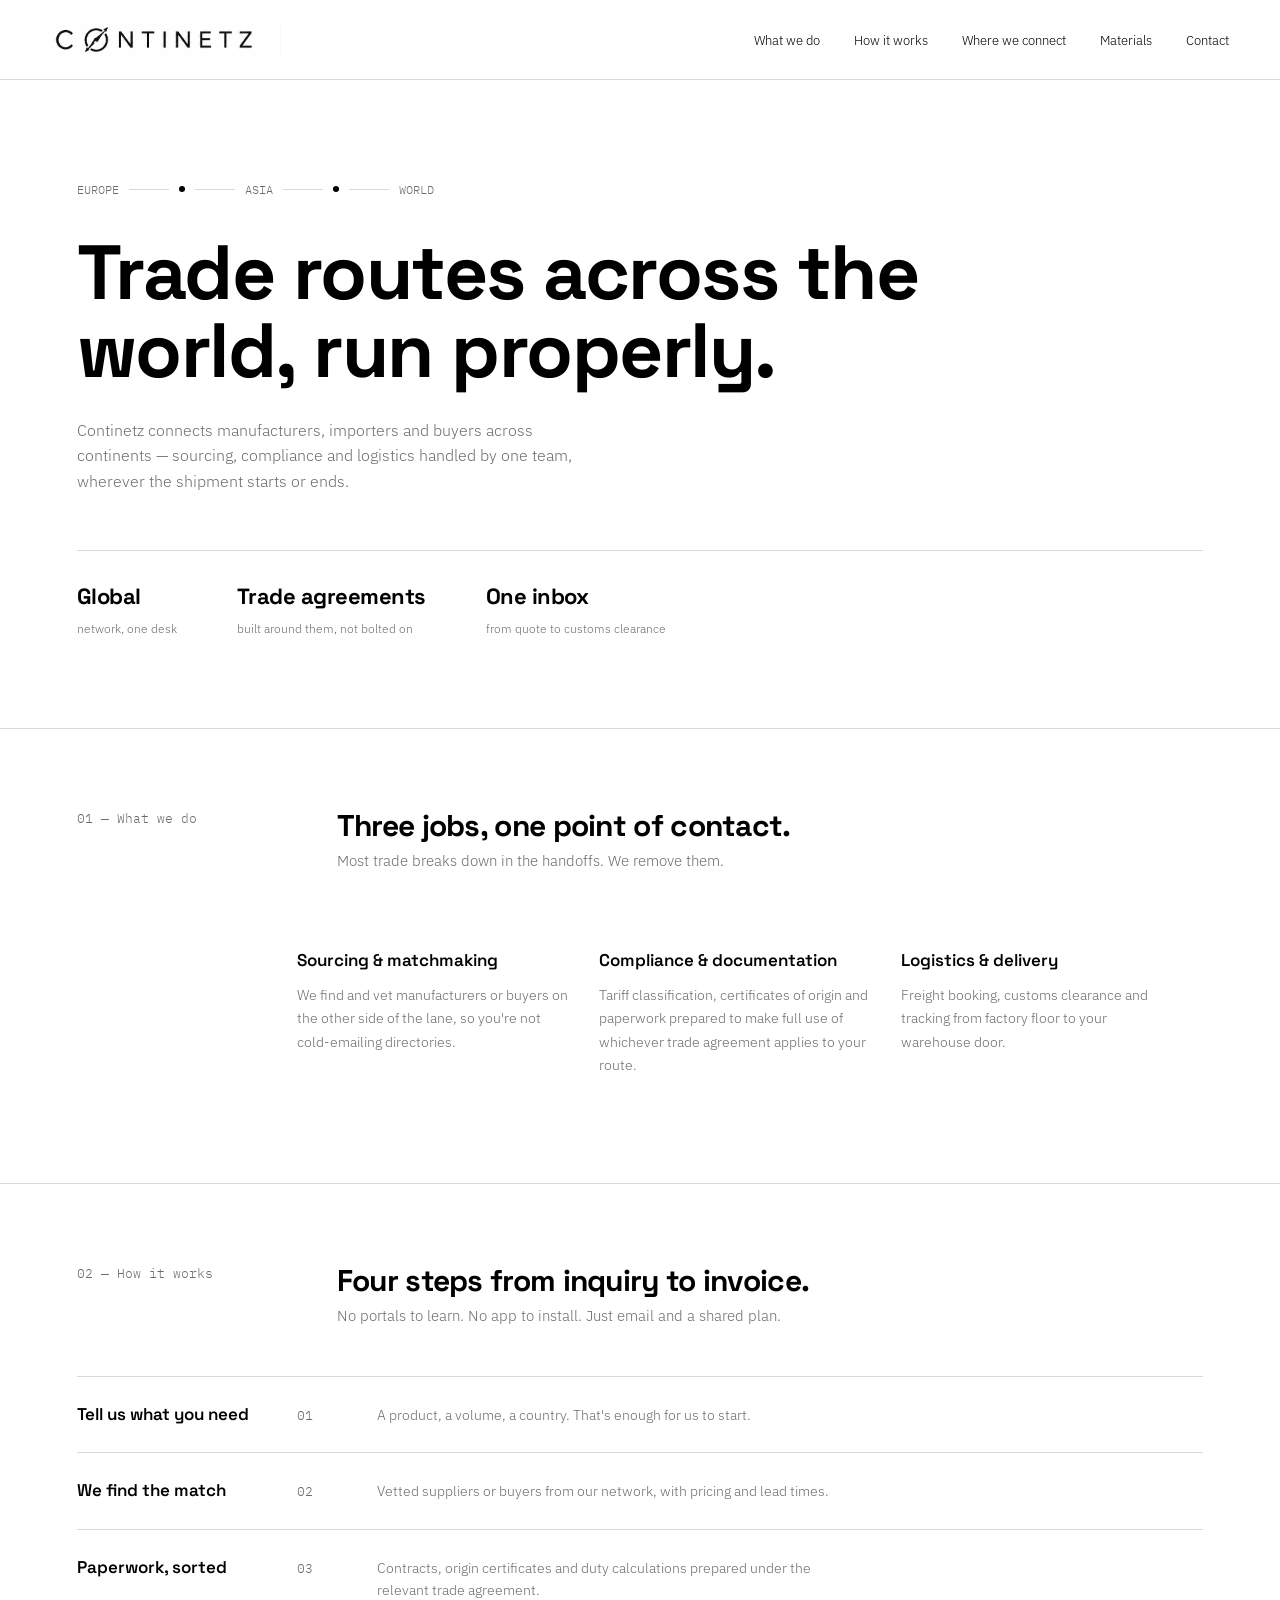
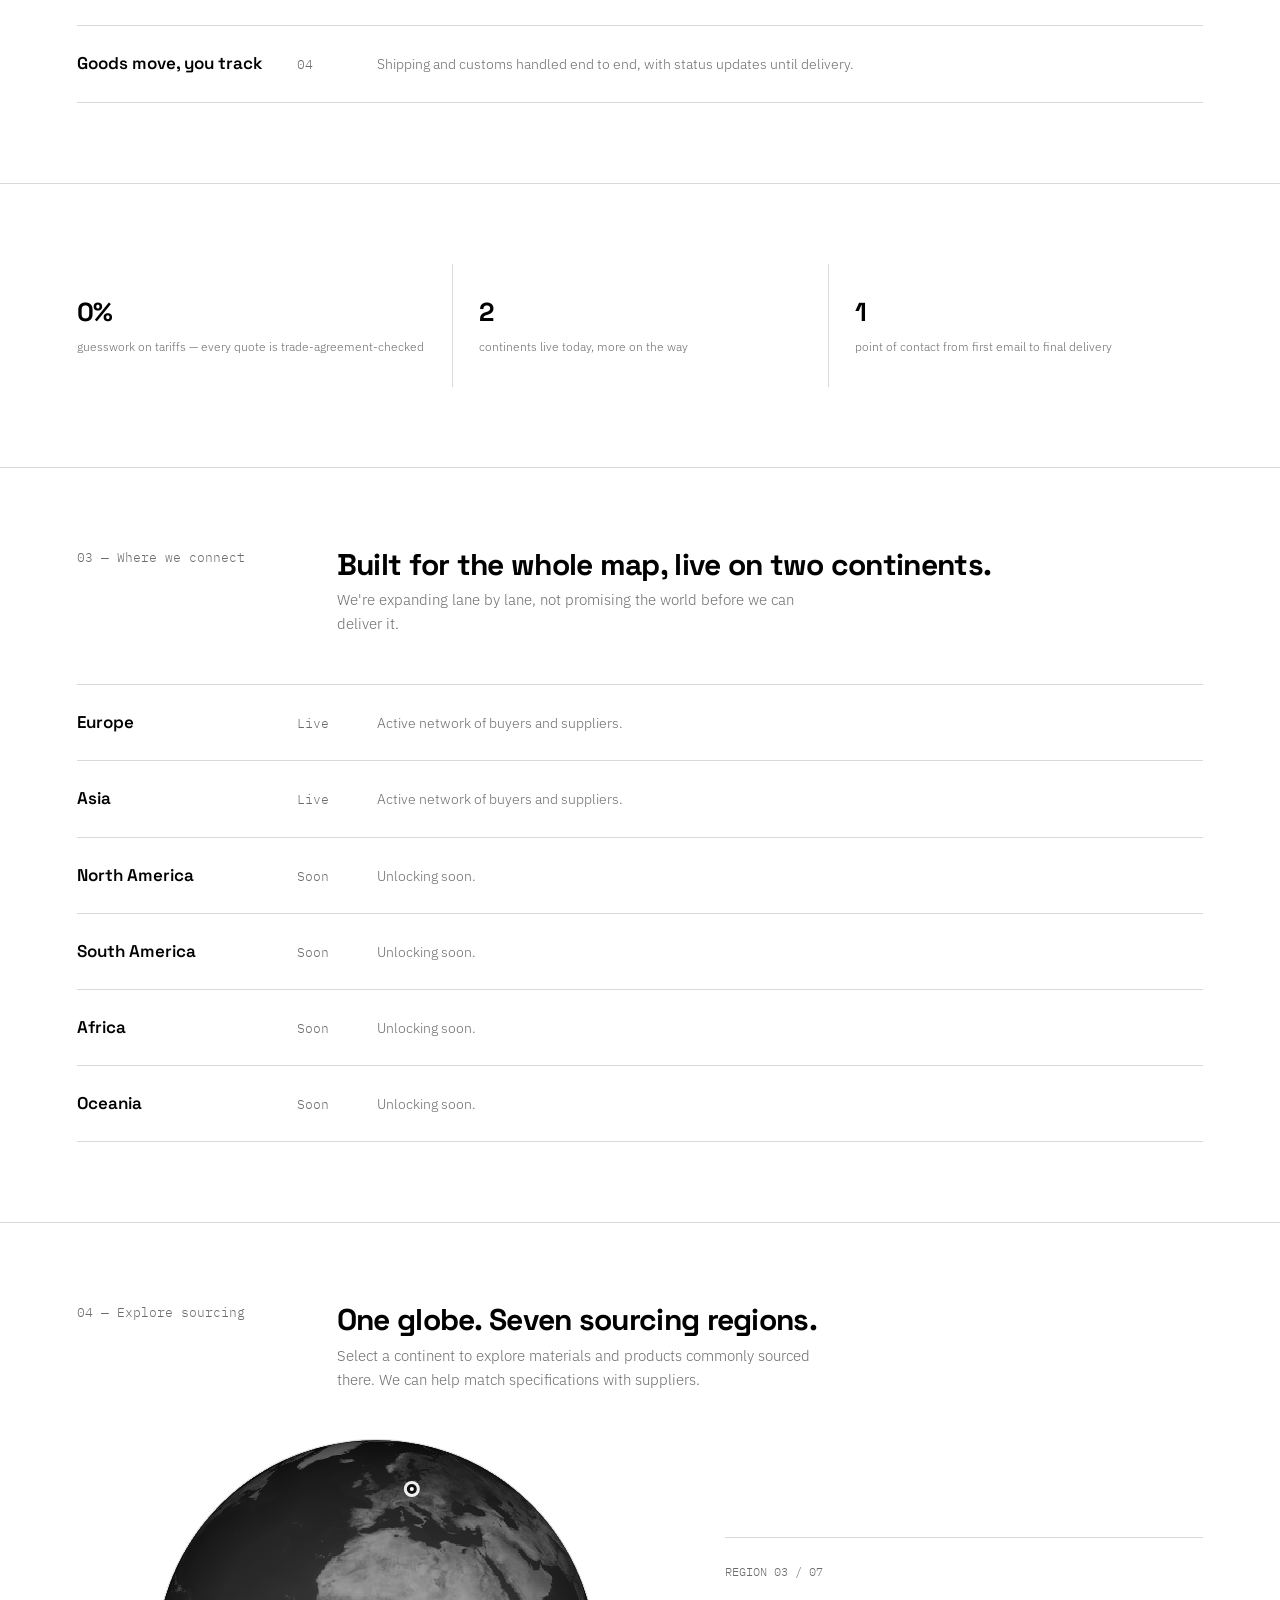
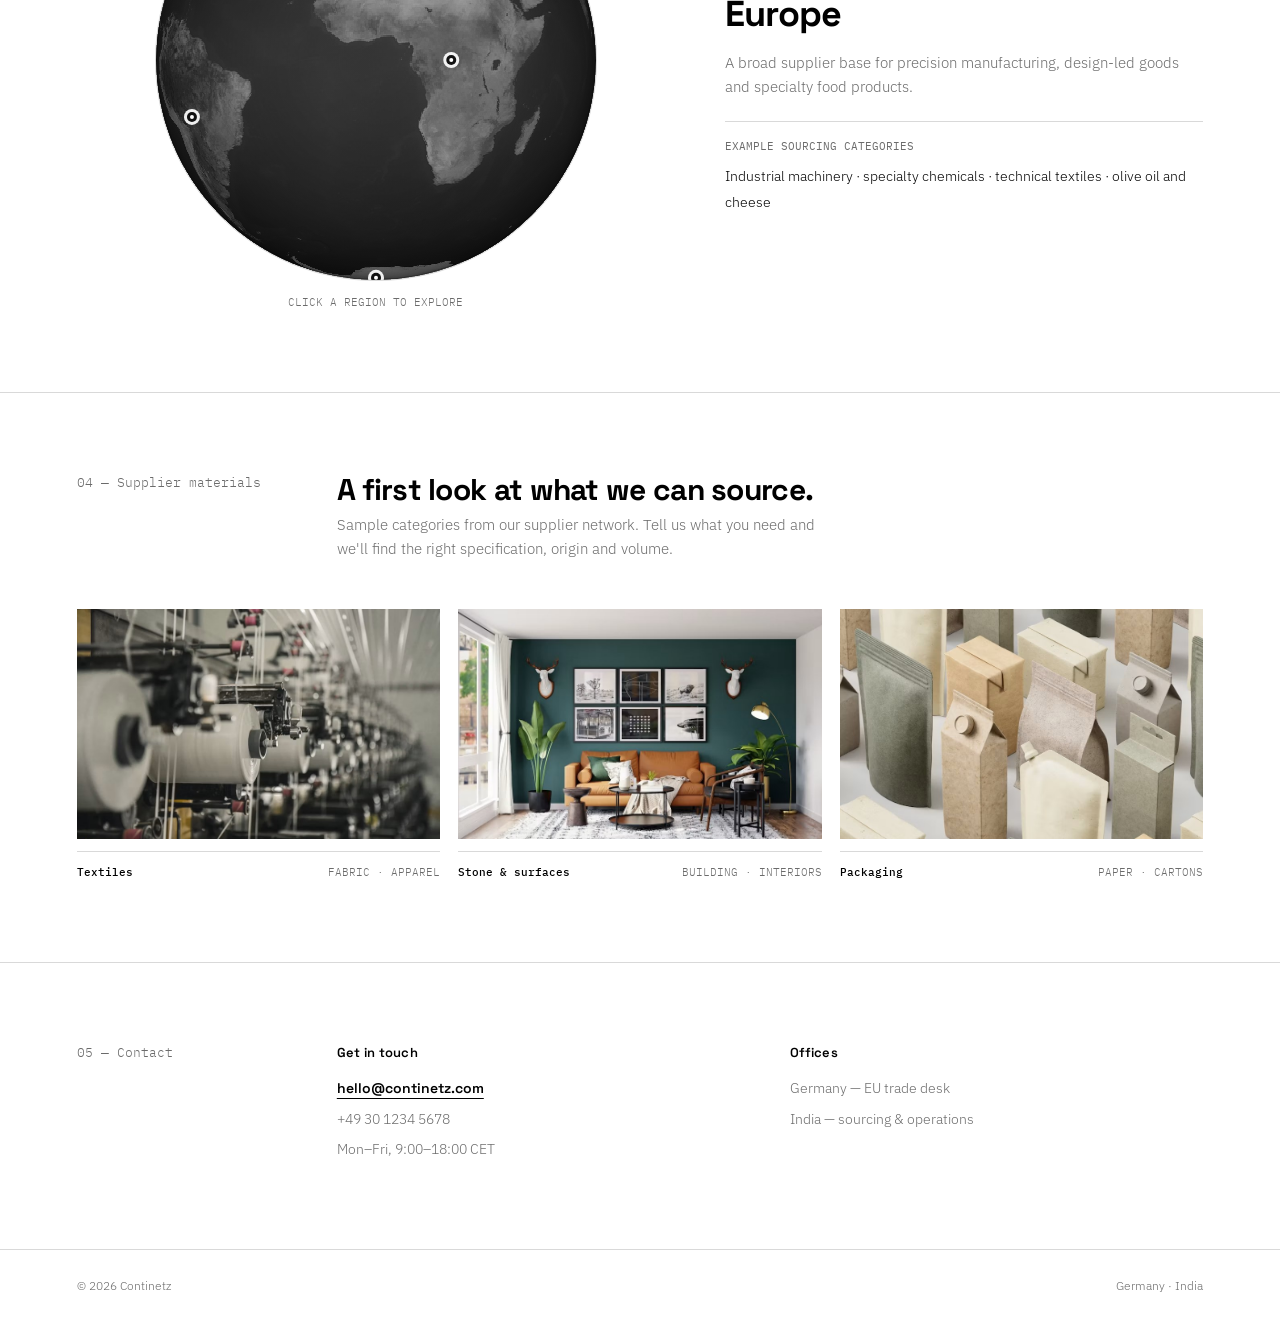
<file: index.html>
<!DOCTYPE html>
<html lang="en">
<head>
  <meta charset="UTF-8">
  <meta name="viewport" content="width=device-width, initial-scale=1.0">
  <meta name="color-scheme" content="light">

  <title>Continetz — Global Trade Network</title>

  <link rel="preconnect" href="https://fonts.googleapis.com">
  <link rel="preconnect" href="https://fonts.gstatic.com" crossorigin>
  <link
    href="https://fonts.googleapis.com/css2?family=Space+Grotesk:wght@400;500;600;700&family=IBM+Plex+Sans:wght@300;400;500&family=IBM+Plex+Mono:wght@400;500&display=swap"
    rel="stylesheet"
  >

  <link rel="stylesheet" href="assets/css/reset.css">
  <link rel="stylesheet" href="assets/css/tokens.css">
  <link rel="stylesheet" href="assets/css/global.css">
  <link rel="stylesheet" href="assets/css/components.css">
  <link rel="stylesheet" href="assets/css/pages.css">
</head>

<body>
  <div id="site-header"></div>
  <main id="page-content"></main>
  <div id="site-footer"></div>
  <p id="page-status" role="status" hidden></p>

  <script type="module" src="assets/js/main.js"></script>
</body>
</html>
</file>
<file: assets/css/tokens.css>
:root { color-scheme: light; --ink: #000; --paper: #fff; --grey: #6b6b6b; --line: rgba(0,0,0,.15); --font-display: 'Space Grotesk',sans-serif; --font-body: 'IBM Plex Sans',sans-serif; --font-mono: 'IBM Plex Mono',monospace; }
</file>
<file: assets/css/global.css>
html { scroll-behavior: smooth; }
body { background: var(--paper); color: var(--ink); font-family: var(--font-body); font-weight: 300; font-size: 16px; line-height: 1.6; -webkit-font-smoothing: antialiased; }
a { color: inherit; }
#page-status { margin: 32px 6vw; padding: 18px 20px; border: 1px solid var(--line); color: var(--grey); font-family: var(--font-mono); font-size: 13px; }
.wrap { max-width: 1040px; margin: 0 auto; padding: 0 6vw; }
</file>
<file: assets/css/components.css>
header { display:flex; align-items:center; justify-content:space-between; padding:22px 4vw; border-bottom:1px solid var(--line); }
.logo { font-family:var(--font-display); font-weight:700; font-size:18px; letter-spacing:1px; text-decoration:none; }
.logo img { display:block; width:230px; height:auto; }
nav ul { display:flex; gap:34px; list-style:none; }
nav a { font-size:13px; text-decoration:none; }
nav a:hover { text-decoration:underline; text-underline-offset:4px; }
.nav-mobile-hide { display:flex; }
.hero { padding:100px 6vw 90px; border-bottom:1px solid var(--line); }
.hero-route { font-family:var(--font-mono); font-size:12px; color:var(--grey); display:flex; align-items:center; gap:10px; margin-bottom:34px; }
.hero-route .dot { width:6px; height:6px; background:var(--ink); border-radius:50%; }
.hero-route .line { flex:0 0 40px; height:1px; background:var(--line); }
h1 { font-family:var(--font-display); font-weight:700; font-size:clamp(38px,6vw,78px); line-height:1.02; letter-spacing:-1.5px; max-width:900px; }
.hero-sub { max-width:520px; margin-top:28px; font-size:16px; color:var(--grey); font-weight:300; }
.hero-foot { margin-top:56px; display:flex; gap:60px; flex-wrap:wrap; padding-top:28px; border-top:1px solid var(--line); }
.hero-foot div { font-size:12px; color:var(--grey); }
.hero-foot strong { display:block; font-family:var(--font-display); font-size:22px; font-weight:700; color:var(--ink); margin-bottom:4px; letter-spacing:-.5px; }
section.block { padding:80px 6vw; border-bottom:1px solid var(--line); }
.block-head { display:grid; grid-template-columns:220px 1fr; gap:40px; margin-bottom:48px; }
.block-head h2 { font-family:var(--font-display); font-weight:700; font-size:30px; letter-spacing:-.7px; line-height:1.15; }
.block-head p { color:var(--grey); font-size:15px; max-width:480px; padding-top:6px; }
.block-num { font-family:var(--font-mono); font-size:13px; color:var(--grey); }
.services { display:grid; grid-template-columns:220px repeat(3,1fr); gap:0; }
.service { padding:26px 26px 26px 0; border-top:1px solid var(--line); }
.service:first-child, .services > div:nth-child(-n+4) { border-top:none; }
.service-name { font-family:var(--font-display); font-weight:600; font-size:17px; margin-bottom:10px; }
.service-desc { font-size:14px; color:var(--grey); line-height:1.65; }
.process { border-top:1px solid var(--line); }
.process-row { display:grid; grid-template-columns:220px 80px 1fr; gap:0; padding:24px 0; border-bottom:1px solid var(--line); align-items:baseline; }
.process-row .p-name { font-family:var(--font-display); font-weight:600; font-size:17px; }
.process-row .p-num { font-family:var(--font-mono); font-size:13px; color:var(--grey); }
.process-row .p-desc { font-size:14px; color:var(--grey); max-width:480px; }
.strip { display:flex; flex-wrap:wrap; gap:0; }
.strip-item { flex:1 1 200px; padding:28px 26px; border-left:1px solid var(--line); }
.strip-item:first-child { border-left:none; padding-left:0; }
.strip-item strong { display:block; font-family:var(--font-display); font-size:26px; font-weight:700; letter-spacing:-.7px; }
.strip-item span { font-size:12px; color:var(--grey); }
/* Supplier samples: monochrome framing keeps the original visual style. */
.materials-grid { display:grid; grid-template-columns:repeat(3,1fr); gap:18px; }
.material-card { min-width:0; }
.material-card img { display:block; width:100%; height:230px; object-fit:cover; background:#f2f2f2; }
.material-swatch img { display:block; width:100%; height:100%; object-fit:cover; }
.material-swatch { width:100%; height:230px; background:#f2f2f2; position:relative; overflow:hidden; }
.swatch-textiles { background-image: repeating-linear-gradient(90deg, rgba(0,0,0,.55) 0 2px, transparent 2px 14px), repeating-linear-gradient(0deg, rgba(0,0,0,.28) 0 2px, transparent 2px 14px); background-color:#efeee9; }
.swatch-stone { background-image: linear-gradient(160deg, rgba(0,0,0,.14), transparent 55%), repeating-linear-gradient(35deg, rgba(0,0,0,.07) 0 3px, transparent 3px 26px), repeating-linear-gradient(-35deg, rgba(0,0,0,.05) 0 2px, transparent 2px 30px); background-color:#e4e3df; }
.swatch-packaging { background-image: repeating-linear-gradient(45deg, rgba(0,0,0,.16) 0 1.5px, transparent 1.5px 20px), repeating-linear-gradient(-45deg, rgba(0,0,0,.16) 0 1.5px, transparent 1.5px 20px); background-color:#e9e4d8; }
.material-caption { display:flex; justify-content:space-between; gap:12px; padding-top:12px; border-top:1px solid var(--line); margin-top:12px; font-family:var(--font-mono); font-size:11px; color:var(--grey); }
.material-caption strong { color:var(--ink); font-weight:500; }

/* Canvas globe: texture and selectable markers share one spherical projection. */
.globe-layout { display:grid; grid-template-columns:minmax(280px,1fr) minmax(250px,.8fr); align-items:center; gap:50px; }
.globe-wrap { width:min(100%,440px); margin:auto; aspect-ratio:1; position:relative; }
.globe { width:100%; height:100%; border-radius:50%; overflow:hidden; position:relative; background:#d5d5d5; cursor:grab; touch-action:none; user-select:none; box-shadow:0 0 0 1px var(--line), inset 0 0 0 1px rgba(0,0,0,.12); }
.globe.is-dragging { cursor:grabbing; }
#earth-canvas { display:block; width:100%; height:100%; outline:none; }
#earth-canvas:focus-visible { outline:2px solid var(--ink); outline-offset:4px; border-radius:50%; }
#earth-canvas:hover { cursor:grab; }
#earth-canvas.is-marker-hover { cursor:pointer; }
.globe-hint { margin-top:14px; font-family:var(--font-mono); font-size:11px; color:var(--grey); text-align:center; }
.source-panel { border-top:1px solid var(--line); padding-top:24px; }
.source-kicker { font-family:var(--font-mono); font-size:12px; color:var(--grey); margin-bottom:14px; }
.source-panel h3 { font-family:var(--font-display); font-size:clamp(25px,3vw,36px); line-height:1.1; letter-spacing:-.7px; margin-bottom:16px; }
.source-panel p { color:var(--grey); font-size:15px; }
.source-examples { margin-top:22px; padding-top:16px; border-top:1px solid var(--line); }
.source-examples strong { display:block; font-family:var(--font-mono); font-size:11px; color:var(--grey); font-weight:400; margin-bottom:8px; }
.source-examples span { font-size:14px; }
.contact-grid { display:grid; grid-template-columns:220px 1fr 1fr; gap:40px; }
.contact-col h3 { font-family:var(--font-display); font-size:13px; font-weight:600; margin-bottom:14px; letter-spacing:.02em; }
.contact-col a, .contact-col p { display:block; font-size:14px; color:var(--grey); text-decoration:none; margin-bottom:8px; }
.contact-col a:hover { color:var(--ink); text-decoration:underline; text-underline-offset:4px; }
.mail-cta { font-family:var(--font-display); font-size:15px; font-weight:600; color:var(--ink)!important; text-decoration:underline!important; text-underline-offset:5px; }
footer { padding:26px 6vw; display:flex; justify-content:space-between; font-size:12px; color:var(--grey); flex-wrap:wrap; gap:10px; }
</file>
<file: assets/css/pages.css>
@media (max-width:780px) {
  .logo img { width:190px; }
  nav ul { display:none; }
  .block-head, .contact-grid, .process-row { grid-template-columns:1fr; gap:14px; }
  .services { grid-template-columns:1fr 1fr; }
  .strip-item { flex:1 1 45%; }
  .materials-grid { grid-template-columns:1fr 1fr; }
  .globe-layout { grid-template-columns:1fr; gap:32px; }
  .globe-wrap { width:min(100%,360px); }
  .material-card:last-child { grid-column:1 / -1; }
  .material-card img, .material-swatch { height:190px; }
}
@media (max-width:480px) { .materials-grid { grid-template-columns:1fr; } .material-card:last-child { grid-column:auto; } .material-card img, .material-swatch { height:230px; } }
</file>
